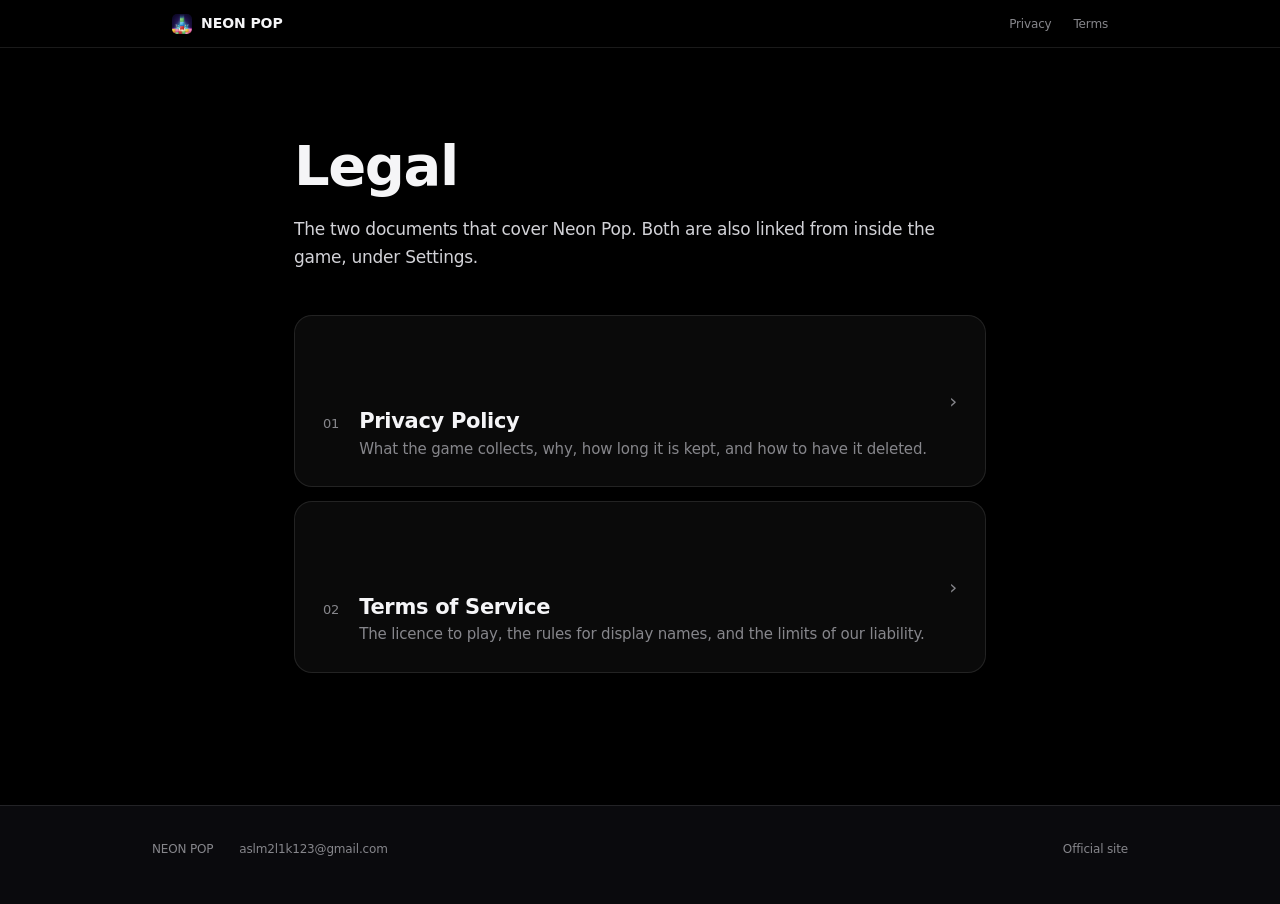
<file: index.html>
<!DOCTYPE html>
<html lang="en">
<head>
<meta charset="UTF-8">
<meta name="viewport" content="width=device-width, initial-scale=1">
<title>Legal — Neon Pop</title>
<meta name="description" content="Privacy Policy and Terms of Service for the mobile game Neon Pop.">
<link rel="canonical" href="https://wish-go.github.io/neonpop-legal/">
<meta name="theme-color" content="#000000">
<link rel="icon" href="assets/icon-180.png">
<link rel="apple-touch-icon" href="assets/icon-180.png">
<link rel="stylesheet" href="legal.css">
<style>
  .index-list { display: grid; gap: 14px; margin-top: 44px; }
  .entry {
    display: flex; align-items: baseline; gap: 20px;
    padding: 26px 28px; text-decoration: none; color: inherit;
    background: rgba(255, 255, 255, 0.04);
    border: 1px solid var(--line); border-radius: 18px;
    transition: background .2s ease, border-color .2s ease;
  }
  .entry:hover {
    background: rgba(255, 255, 255, 0.07);
    border-color: rgba(255, 255, 255, 0.2);
    text-decoration: none;
  }
  .entry-n {
    font-size: 13px; color: var(--grey); font-variant-numeric: tabular-nums;
    flex: none; padding-top: 4px;
  }
  .entry-b { flex: 1; min-width: 0; }
  .entry h2 { font-size: 21px; letter-spacing: -0.015em; margin-bottom: 5px; }
  .entry p { color: var(--grey); font-size: 15px; line-height: 1.5; }
  .entry-go { color: var(--grey); font-size: 20px; flex: none; align-self: center; }
  .entry:hover .entry-go { color: var(--ink); }
</style>
</head>
<body>

<nav class="nav">
  <div class="nav-in">
    <a class="nav-mark" href="./">
      <img src="assets/icon-180.png" alt="">
      <span class="nav-name">Neon Pop</span>
    </a>
    <div class="nav-links">
      <a href="privacy.html">Privacy</a>
      <a href="terms.html">Terms</a>
    </div>
  </div>
</nav>

<section class="doc">
  <div class="measure">
    <h1>Legal</h1>
    <p class="lede" style="margin-bottom:0">
      The two documents that cover Neon Pop. Both are also linked from inside
      the game, under Settings.
    </p>

    <div class="index-list">
      <a class="entry" href="privacy.html">
        <span class="entry-n">01</span>
        <div class="entry-b">
          <h2>Privacy Policy</h2>
          <p>What the game collects, why, how long it is kept, and how to have it deleted.</p>
        </div>
        <span class="entry-go">&rsaquo;</span>
      </a>

      <a class="entry" href="terms.html">
        <span class="entry-n">02</span>
        <div class="entry-b">
          <h2>Terms of Service</h2>
          <p>The licence to play, the rules for display names, and the limits of our liability.</p>
        </div>
        <span class="entry-go">&rsaquo;</span>
      </a>
    </div>
  </div>
</section>

<footer>
  <div class="measure">
    <span>Neon Pop</span>
    <a href="mailto:aslm2l1k123@gmail.com">aslm2l1k123@gmail.com</a>
    <a class="spacer" href="https://wish-go.github.io/neon-pop/">Official site</a>
  </div>
</footer>

</body>
</html>
</file>
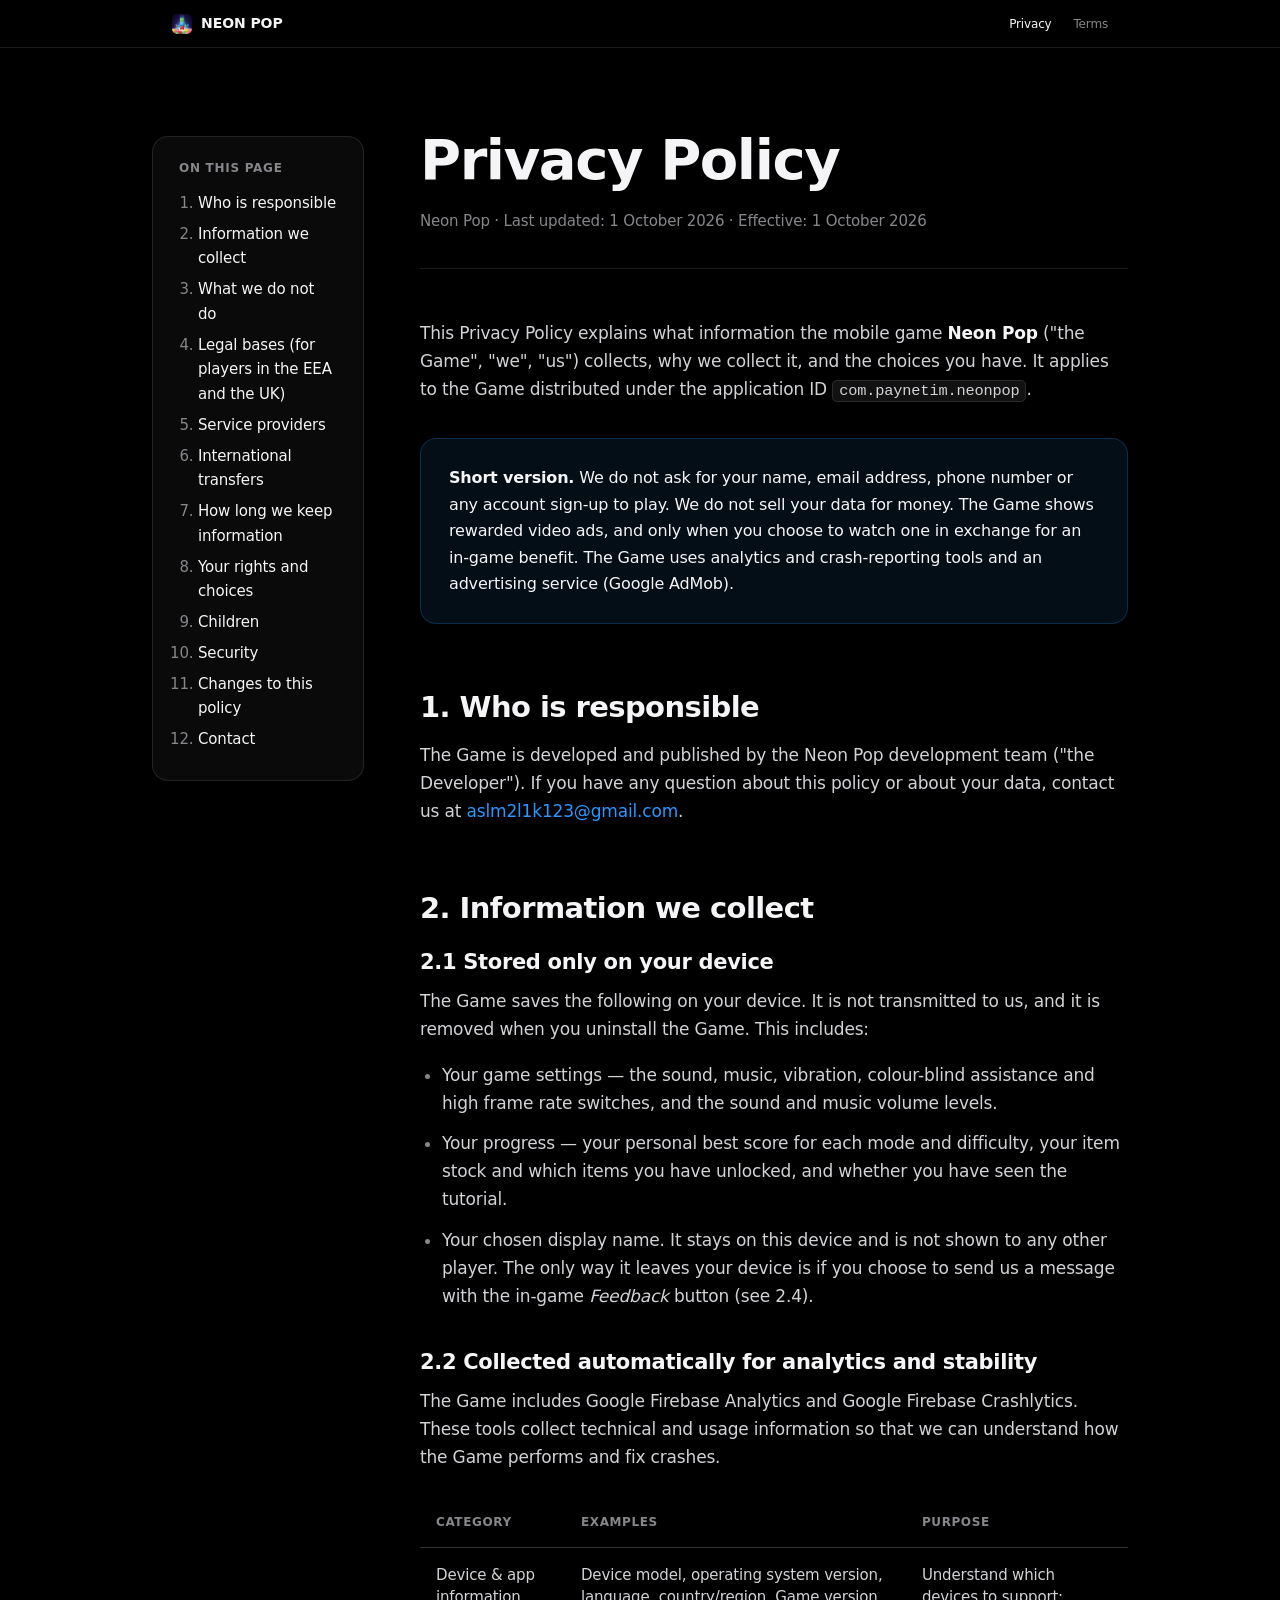
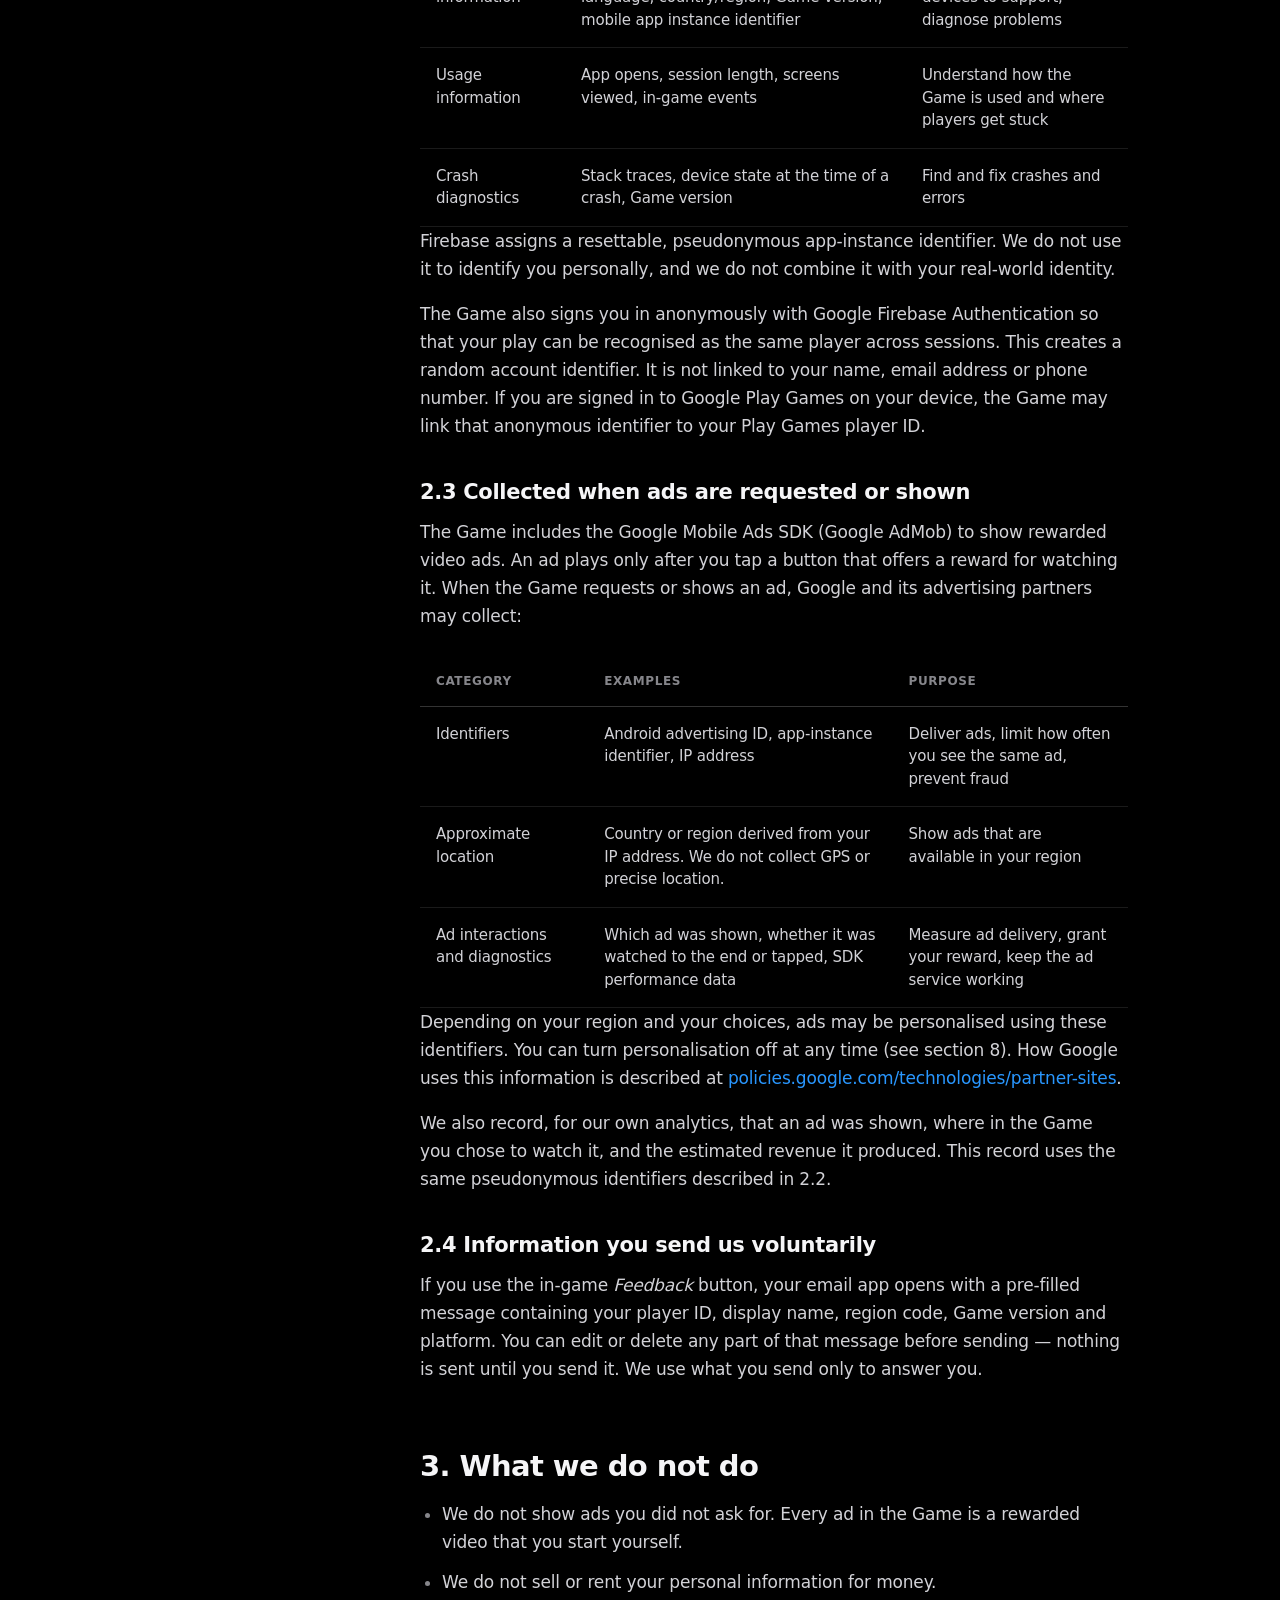
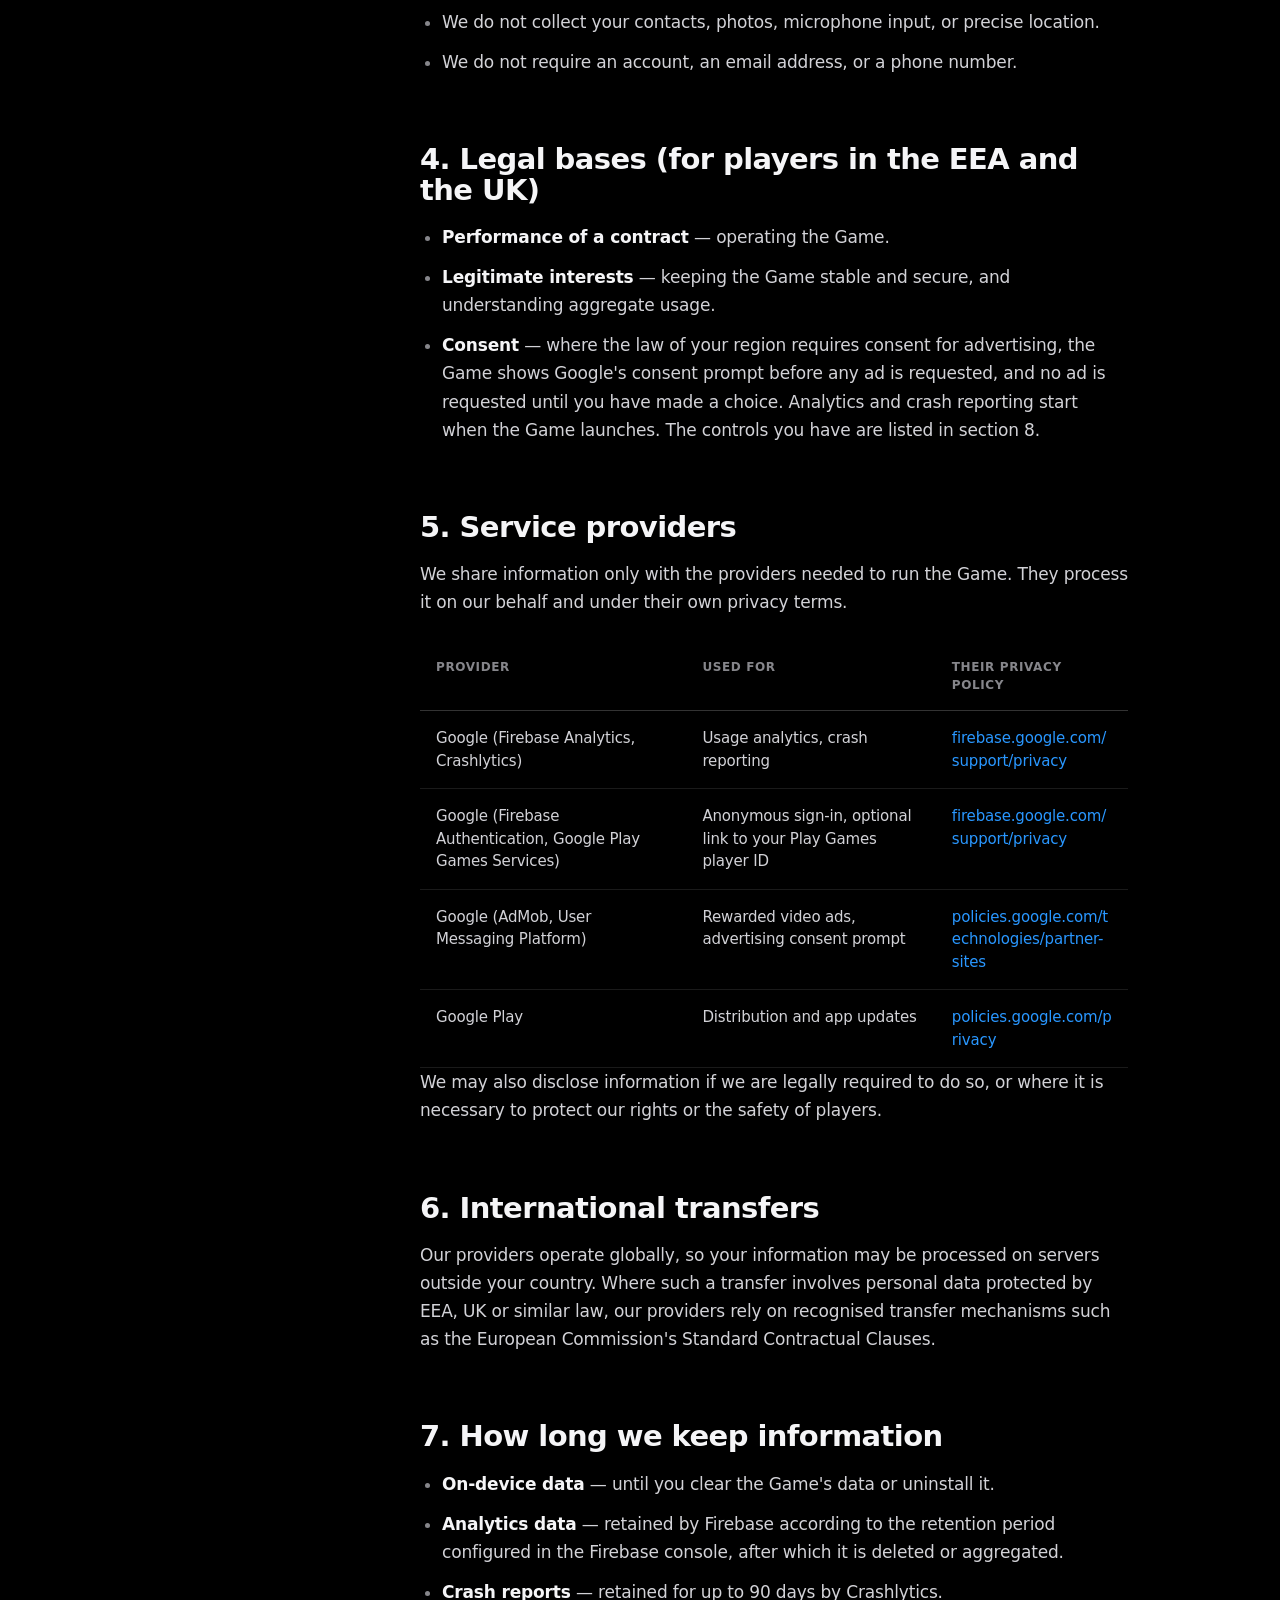
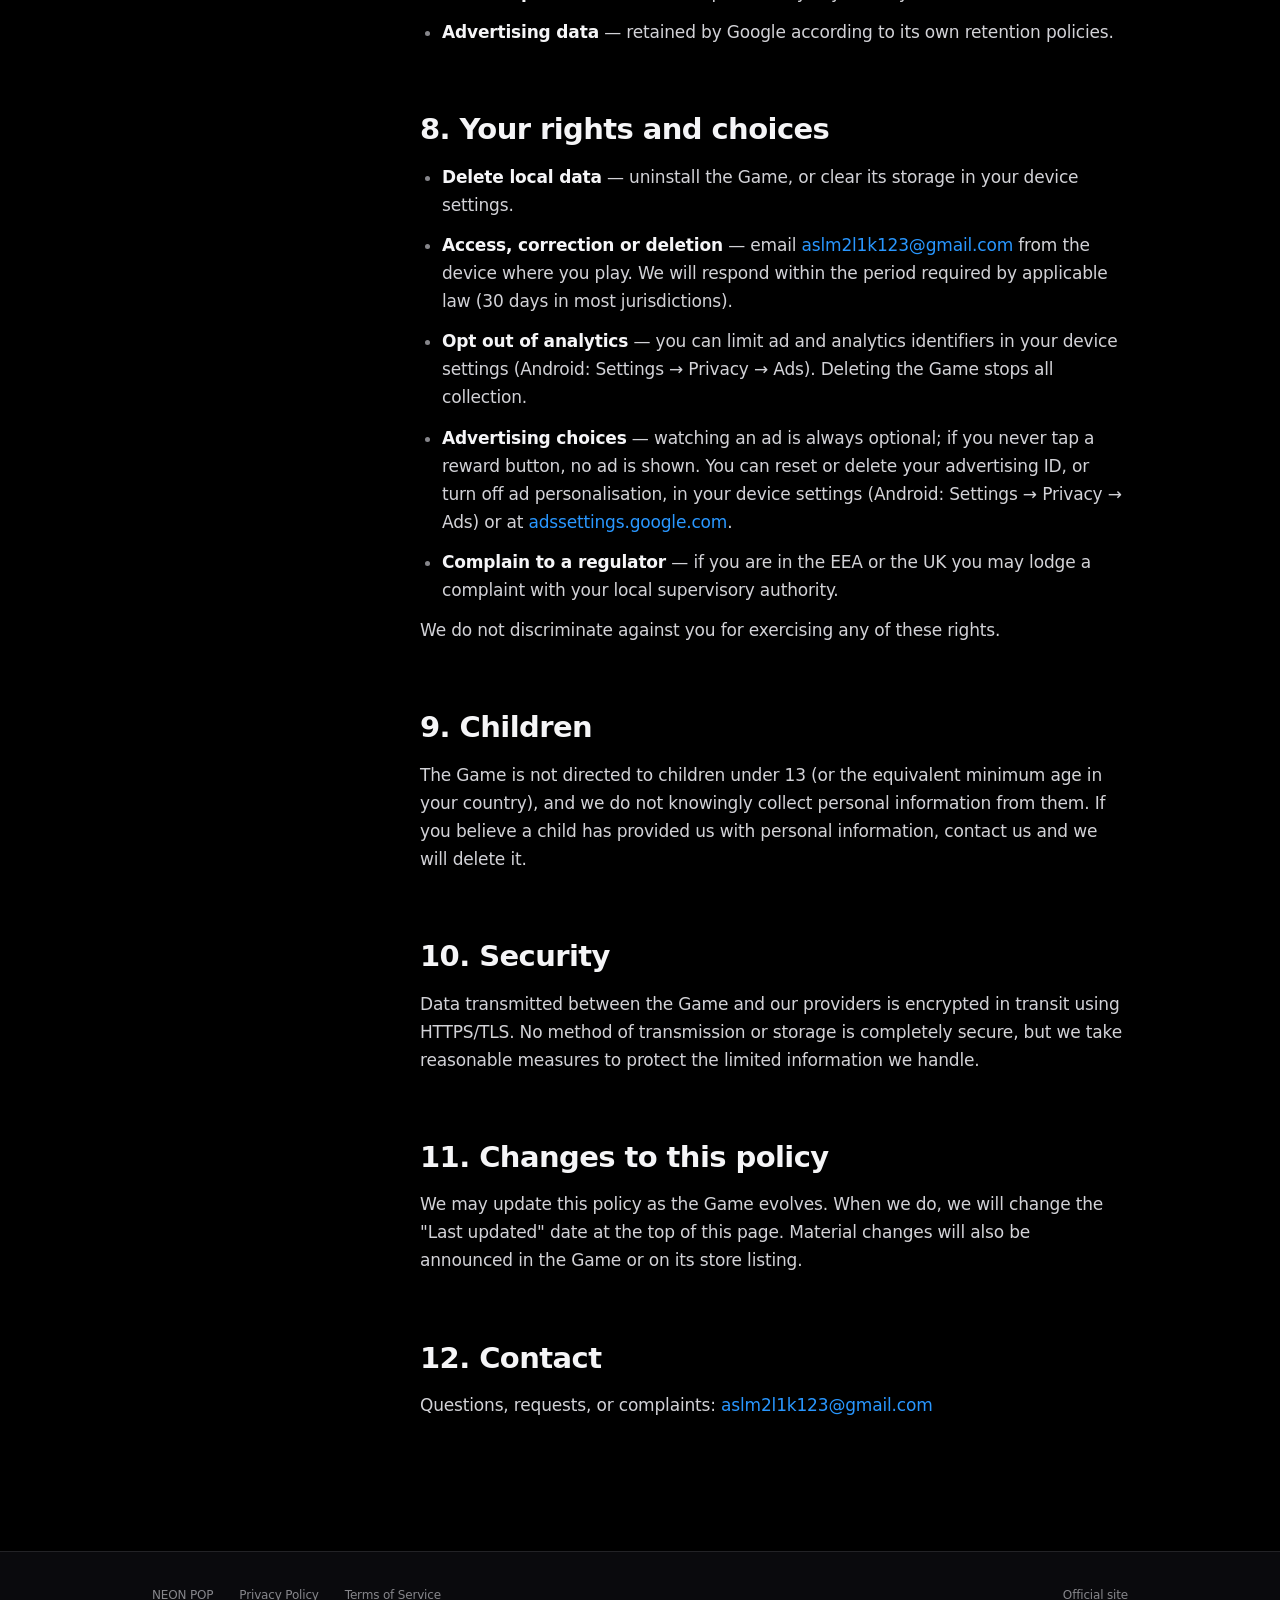
<file: privacy.html>
<!DOCTYPE html>
<html lang="en">
<head>
<meta charset="UTF-8">
<meta name="viewport" content="width=device-width, initial-scale=1">
<title>Privacy Policy — Neon Pop</title>
<meta name="description" content="What Neon Pop collects, why, and the choices you have.">
<link rel="canonical" href="https://wish-go.github.io/neonpop-legal/privacy.html">
<meta name="theme-color" content="#000000">
<link rel="icon" href="assets/icon-180.png">
<link rel="apple-touch-icon" href="assets/icon-180.png">
<link rel="stylesheet" href="legal.css">
</head>
<body>

<nav class="nav">
  <div class="nav-in">
    <a class="nav-mark" href="./">
      <img src="assets/icon-180.png" alt="">
      <span class="nav-name">Neon Pop</span>
    </a>
    <div class="nav-links">
      <a href="privacy.html" class="on">Privacy</a>
      <a href="terms.html">Terms</a>
    </div>
  </div>
</nav>


<section class="doc with-toc">
  <div class="measure">
    <nav class="toc">
      <p>On this page</p>
      <ol>
        <li><a href="#who-is-responsible">Who is responsible</a></li>
        <li><a href="#information-we-collect">Information we collect</a></li>
        <li><a href="#what-we-do-not-do">What we do not do</a></li>
        <li><a href="#legal-bases-for-players-in-the-eea-and-the-uk">Legal bases (for players in the EEA and the UK)</a></li>
        <li><a href="#service-providers">Service providers</a></li>
        <li><a href="#international-transfers">International transfers</a></li>
        <li><a href="#how-long-we-keep-information">How long we keep information</a></li>
        <li><a href="#your-rights-and-choices">Your rights and choices</a></li>
        <li><a href="#children">Children</a></li>
        <li><a href="#security">Security</a></li>
        <li><a href="#changes-to-this-policy">Changes to this policy</a></li>
        <li><a href="#contact">Contact</a></li>
      </ol>
    </nav>
    <div class="doc-body">

    <h1>Privacy Policy</h1>
    <p class="stamp">Neon Pop · Last updated: 1 October 2026 · Effective: 1 October 2026</p>

    <p>This Privacy Policy explains what information the mobile game <strong>Neon Pop</strong> ("the Game", "we", "us")
    collects, why we collect it, and the choices you have. It applies to the Game distributed under the application ID
    <code>com.paynetim.neonpop</code>.</p>

    <div class="callout"><p><strong>Short version.</strong> We do not ask for your name, email address, phone number or any account sign-up to play.
    We do not sell your data for money. The Game shows rewarded video ads, and only when you choose to watch one in
    exchange for an in-game benefit. The Game uses analytics and crash-reporting tools and an advertising service
    (Google AdMob).</p></div>

    <h2 id="who-is-responsible">1. Who is responsible</h2>
    <p>The Game is developed and published by the Neon Pop development team ("the Developer"). If you have any question
    about this policy or about your data, contact us at <a href="mailto:aslm2l1k123@gmail.com">aslm2l1k123@gmail.com</a>.</p>

    <h2 id="information-we-collect">2. Information we collect</h2>

    <h3>2.1 Stored only on your device</h3>
    <p>The Game saves the following on your device. It is not transmitted to us, and it is removed when you
    uninstall the Game. This includes:</p>
    <ul>
      <li>Your game settings &mdash; the sound, music, vibration, colour-blind assistance and high frame rate
          switches, and the sound and music volume levels.</li>
      <li>Your progress &mdash; your personal best score for each mode and difficulty, your item stock and
          which items you have unlocked, and whether you have seen the tutorial.</li>
      <li>Your chosen display name. It stays on this device and is not shown to any other player. The only way it leaves your device is if you choose to send us a message with the in-game <em>Feedback</em> button (see 2.4).</li>
    </ul>

    <h3>2.2 Collected automatically for analytics and stability</h3>
    <p>The Game includes Google Firebase Analytics and Google Firebase Crashlytics. These tools collect technical and usage
    information so that we can understand how the Game performs and fix crashes.</p>
    <table>
      <tr><th>Category</th><th>Examples</th><th>Purpose</th></tr>
      <tr>
        <td data-label="Category">Device &amp; app information</td>
        <td data-label="Examples">Device model, operating system version, language, country/region, Game version, mobile app instance identifier</td>
        <td data-label="Purpose">Understand which devices to support; diagnose problems</td>
      </tr>
      <tr>
        <td data-label="Category">Usage information</td>
        <td data-label="Examples">App opens, session length, screens viewed, in-game events</td>
        <td data-label="Purpose">Understand how the Game is used and where players get stuck</td>
      </tr>
      <tr>
        <td data-label="Category">Crash diagnostics</td>
        <td data-label="Examples">Stack traces, device state at the time of a crash, Game version</td>
        <td data-label="Purpose">Find and fix crashes and errors</td>
      </tr>
    </table>
    <p>Firebase assigns a resettable, pseudonymous app-instance identifier. We do not use it to identify you personally,
    and we do not combine it with your real-world identity.</p>
    <p>The Game also signs you in anonymously with Google Firebase Authentication so that your play can be recognised
    as the same player across sessions. This creates a random account identifier. It is not linked to your name, email
    address or phone number. If you are signed in to Google Play Games on your device, the Game may link that anonymous
    identifier to your Play Games player ID.</p>

    <h3>2.3 Collected when ads are requested or shown</h3>
    <p>The Game includes the Google Mobile Ads SDK (Google AdMob) to show rewarded video ads. An ad plays only after you
    tap a button that offers a reward for watching it. When the Game requests or shows an ad, Google and its advertising
    partners may collect:</p>
    <table>
      <tr><th>Category</th><th>Examples</th><th>Purpose</th></tr>
      <tr>
        <td data-label="Category">Identifiers</td>
        <td data-label="Examples">Android advertising ID, app-instance identifier, IP address</td>
        <td data-label="Purpose">Deliver ads, limit how often you see the same ad, prevent fraud</td>
      </tr>
      <tr>
        <td data-label="Category">Approximate location</td>
        <td data-label="Examples">Country or region derived from your IP address. We do not collect GPS or precise location.</td>
        <td data-label="Purpose">Show ads that are available in your region</td>
      </tr>
      <tr>
        <td data-label="Category">Ad interactions and diagnostics</td>
        <td data-label="Examples">Which ad was shown, whether it was watched to the end or tapped, SDK performance data</td>
        <td data-label="Purpose">Measure ad delivery, grant your reward, keep the ad service working</td>
      </tr>
    </table>
    <p>Depending on your region and your choices, ads may be personalised using these identifiers. You can turn
    personalisation off at any time (see section 8). How Google uses this information is described at
    <a href="https://policies.google.com/technologies/partner-sites" target="_blank" rel="noopener">policies.google.com/technologies/partner-sites</a>.</p>
    <p>We also record, for our own analytics, that an ad was shown, where in the Game you chose to watch it, and the
    estimated revenue it produced. This record uses the same pseudonymous identifiers described in 2.2.</p>

    <h3>2.4 Information you send us voluntarily</h3>
    <p>If you use the in-game <em>Feedback</em> button, your email app opens with a pre-filled message containing your
    player ID, display name, region code, Game version and platform. You can edit or delete any part of that
    message before sending &mdash; nothing is sent until you send it. We use what you send only to answer you.</p>

    <h2 id="what-we-do-not-do">3. What we do not do</h2>
    <ul>
      <li>We do not show ads you did not ask for. Every ad in the Game is a rewarded video that you start yourself.</li>
      <li>We do not sell or rent your personal information for money.</li>
      <li>We do not collect your contacts, photos, microphone input, or precise location.</li>
      <li>We do not require an account, an email address, or a phone number.</li>
    </ul>

    <h2 id="legal-bases-for-players-in-the-eea-and-the-uk">4. Legal bases (for players in the EEA and the UK)</h2>
    <ul>
      <li><strong>Performance of a contract</strong> — operating the Game.</li>
      <li><strong>Legitimate interests</strong> — keeping the Game stable and secure, and
          understanding aggregate usage.</li>
      <li><strong>Consent</strong> — where the law of your region requires consent for advertising, the Game
          shows Google's consent prompt before any ad is requested, and no ad is requested until you have
          made a choice. Analytics and crash reporting start when the Game launches. The controls you have
          are listed in section 8.</li>
    </ul>

    <h2 id="service-providers">5. Service providers</h2>
    <p>We share information only with the providers needed to run the Game. They process it on our behalf and under their
    own privacy terms.</p>
    <table>
      <tr><th>Provider</th><th>Used for</th><th>Their privacy policy</th></tr>
      <tr>
        <td data-label="Provider">Google (Firebase Analytics, Crashlytics)</td>
        <td data-label="Used for">Usage analytics, crash reporting</td>
        <td data-label="Their privacy policy"><a href="https://firebase.google.com/support/privacy" target="_blank" rel="noopener">firebase.google.com/support/privacy</a></td>
      </tr>
      <tr>
        <td data-label="Provider">Google (Firebase Authentication, Google Play Games Services)</td>
        <td data-label="Used for">Anonymous sign-in, optional link to your Play Games player ID</td>
        <td data-label="Their privacy policy"><a href="https://firebase.google.com/support/privacy" target="_blank" rel="noopener">firebase.google.com/support/privacy</a></td>
      </tr>
      <tr>
        <td data-label="Provider">Google (AdMob, User Messaging Platform)</td>
        <td data-label="Used for">Rewarded video ads, advertising consent prompt</td>
        <td data-label="Their privacy policy"><a href="https://policies.google.com/technologies/partner-sites" target="_blank" rel="noopener">policies.google.com/technologies/partner-sites</a></td>
      </tr>
      <tr>
        <td data-label="Provider">Google Play</td>
        <td data-label="Used for">Distribution and app updates</td>
        <td data-label="Their privacy policy"><a href="https://policies.google.com/privacy" target="_blank" rel="noopener">policies.google.com/privacy</a></td>
      </tr>
    </table>
    <p>We may also disclose information if we are legally required to do so, or where it is necessary to protect our rights
    or the safety of players.</p>

    <h2 id="international-transfers">6. International transfers</h2>
    <p>Our providers operate globally, so your information may be processed on servers outside your country. Where such a
    transfer involves personal data protected by EEA, UK or similar law, our providers rely on recognised transfer
    mechanisms such as the European Commission's Standard Contractual Clauses.</p>

    <h2 id="how-long-we-keep-information">7. How long we keep information</h2>
    <ul>
      <li><strong>On-device data</strong> — until you clear the Game's data or uninstall it.</li>
      <li><strong>Analytics data</strong> — retained by Firebase according to the retention period configured in the
          Firebase console, after which it is deleted or aggregated.</li>
      <li><strong>Crash reports</strong> — retained for up to 90 days by Crashlytics.</li>
      <li><strong>Advertising data</strong> — retained by Google according to its own retention policies.</li>
    </ul>

    <h2 id="your-rights-and-choices">8. Your rights and choices</h2>
    <ul>
      <li><strong>Delete local data</strong> — uninstall the Game, or clear its storage in your device settings.</li>
      <li><strong>Access, correction or deletion</strong> — email <a href="mailto:aslm2l1k123@gmail.com">aslm2l1k123@gmail.com</a>
          from the device where you play. We will respond
          within the period required by applicable law (30 days in most jurisdictions).</li>
      <li><strong>Opt out of analytics</strong> — you can limit ad and analytics identifiers in your device settings
          (Android: Settings → Privacy → Ads). Deleting the Game stops all collection.</li>
      <li><strong>Advertising choices</strong> — watching an ad is always optional; if you never tap a reward
          button, no ad is shown. You can reset or delete your advertising ID, or turn off ad personalisation,
          in your device settings (Android: Settings → Privacy → Ads) or at
          <a href="https://adssettings.google.com" target="_blank" rel="noopener">adssettings.google.com</a>.</li>
      <li><strong>Complain to a regulator</strong> — if you are in the EEA or the UK you may lodge a complaint with your
          local supervisory authority.</li>
    </ul>
    <p>We do not discriminate against you for exercising any of these rights.</p>

    <h2 id="children">9. Children</h2>
    <p>The Game is not directed to children under 13 (or the equivalent minimum age in your country), and we do not
    knowingly collect personal information from them. If you believe a child has provided us with personal information,
    contact us and we will delete it.</p>

    <h2 id="security">10. Security</h2>
    <p>Data transmitted between the Game and our providers is encrypted in transit using HTTPS/TLS. No method of
    transmission or storage is completely secure, but we take reasonable measures to protect the limited information we
    handle.</p>

    <h2 id="changes-to-this-policy">11. Changes to this policy</h2>
    <p>We may update this policy as the Game evolves. When we do, we will change the "Last updated" date at the top of this
    page. Material changes will also be announced in the Game or on its store listing.</p>

    <h2 id="contact">12. Contact</h2>
    <p>Questions, requests, or complaints: <a href="mailto:aslm2l1k123@gmail.com">aslm2l1k123@gmail.com</a></p>
        </div>
  </div>
</section>

<footer>
  <div class="measure">
    <span>Neon Pop</span>
    <a href="privacy.html">Privacy Policy</a>
    <a href="terms.html">Terms of Service</a>
    <a class="spacer" href="https://wish-go.github.io/neon-pop/">Official site</a>
  </div>
</footer>

</body>
</html>
</file>
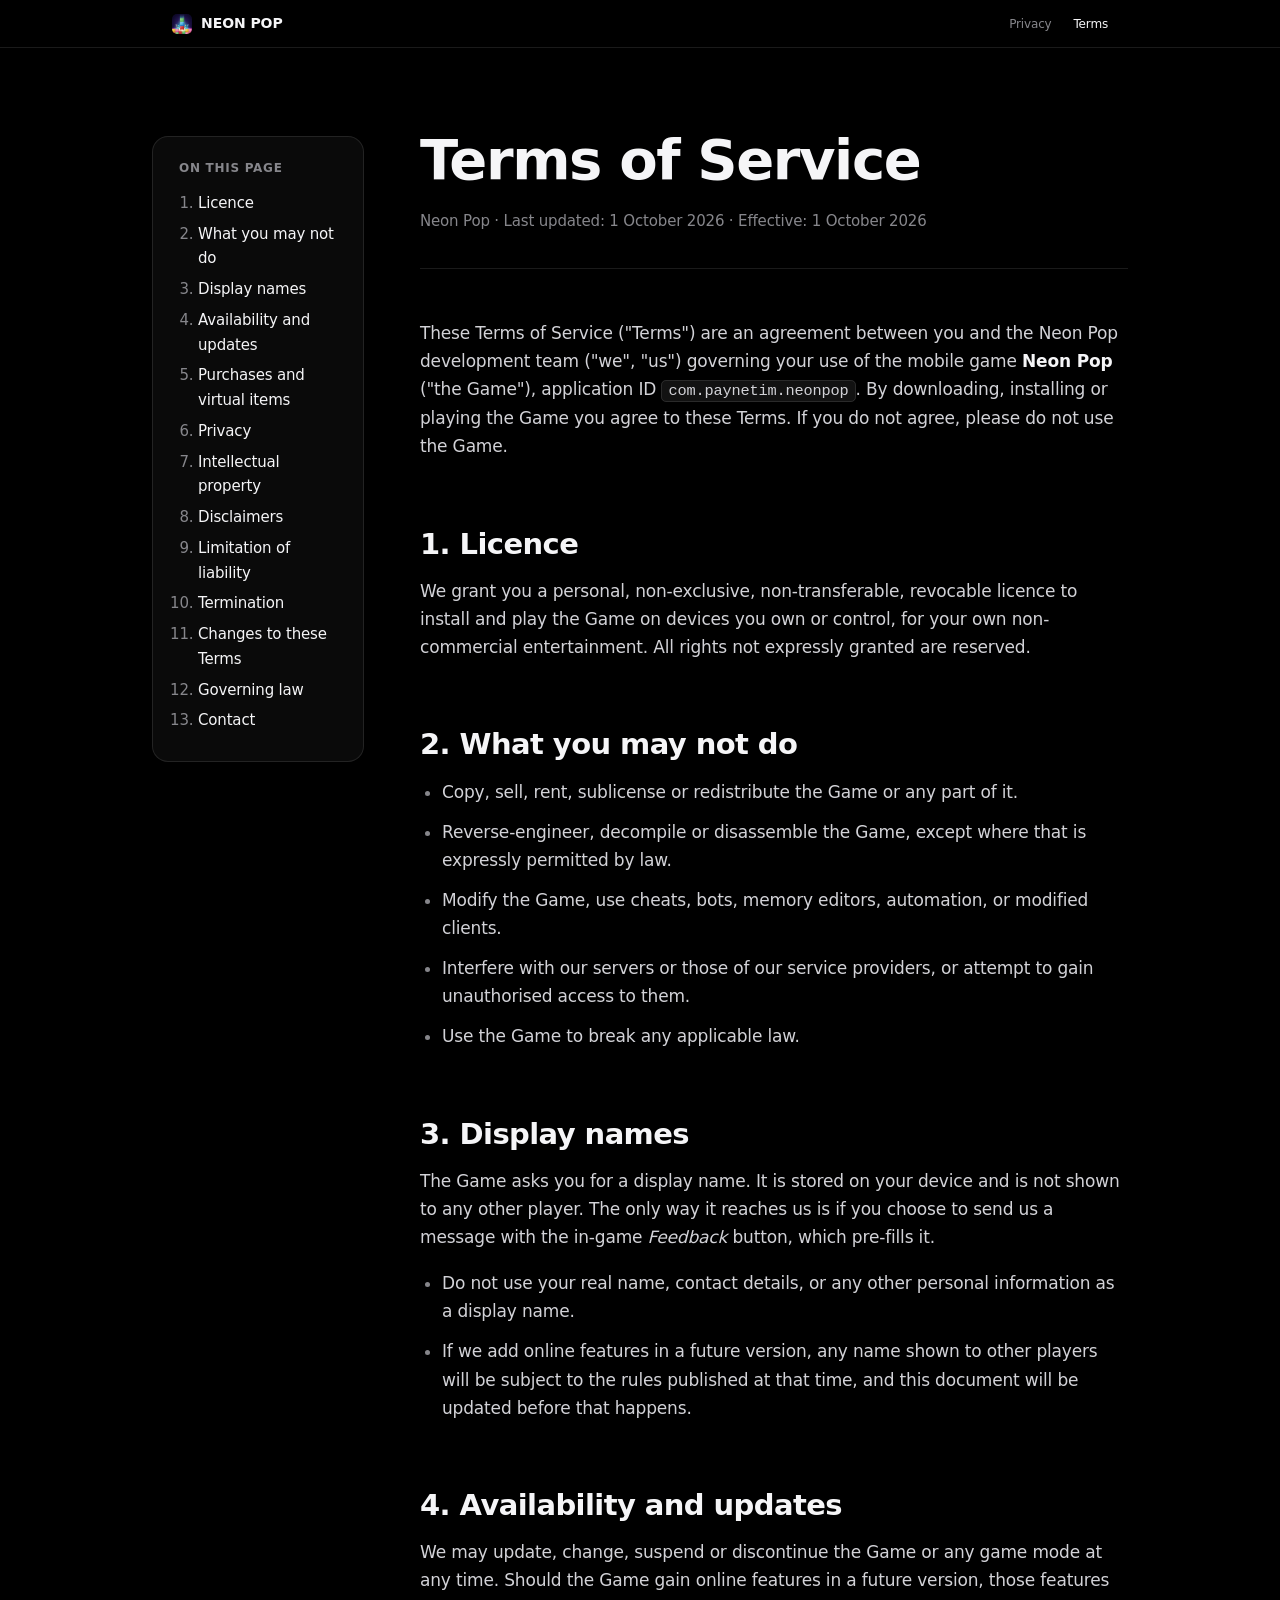
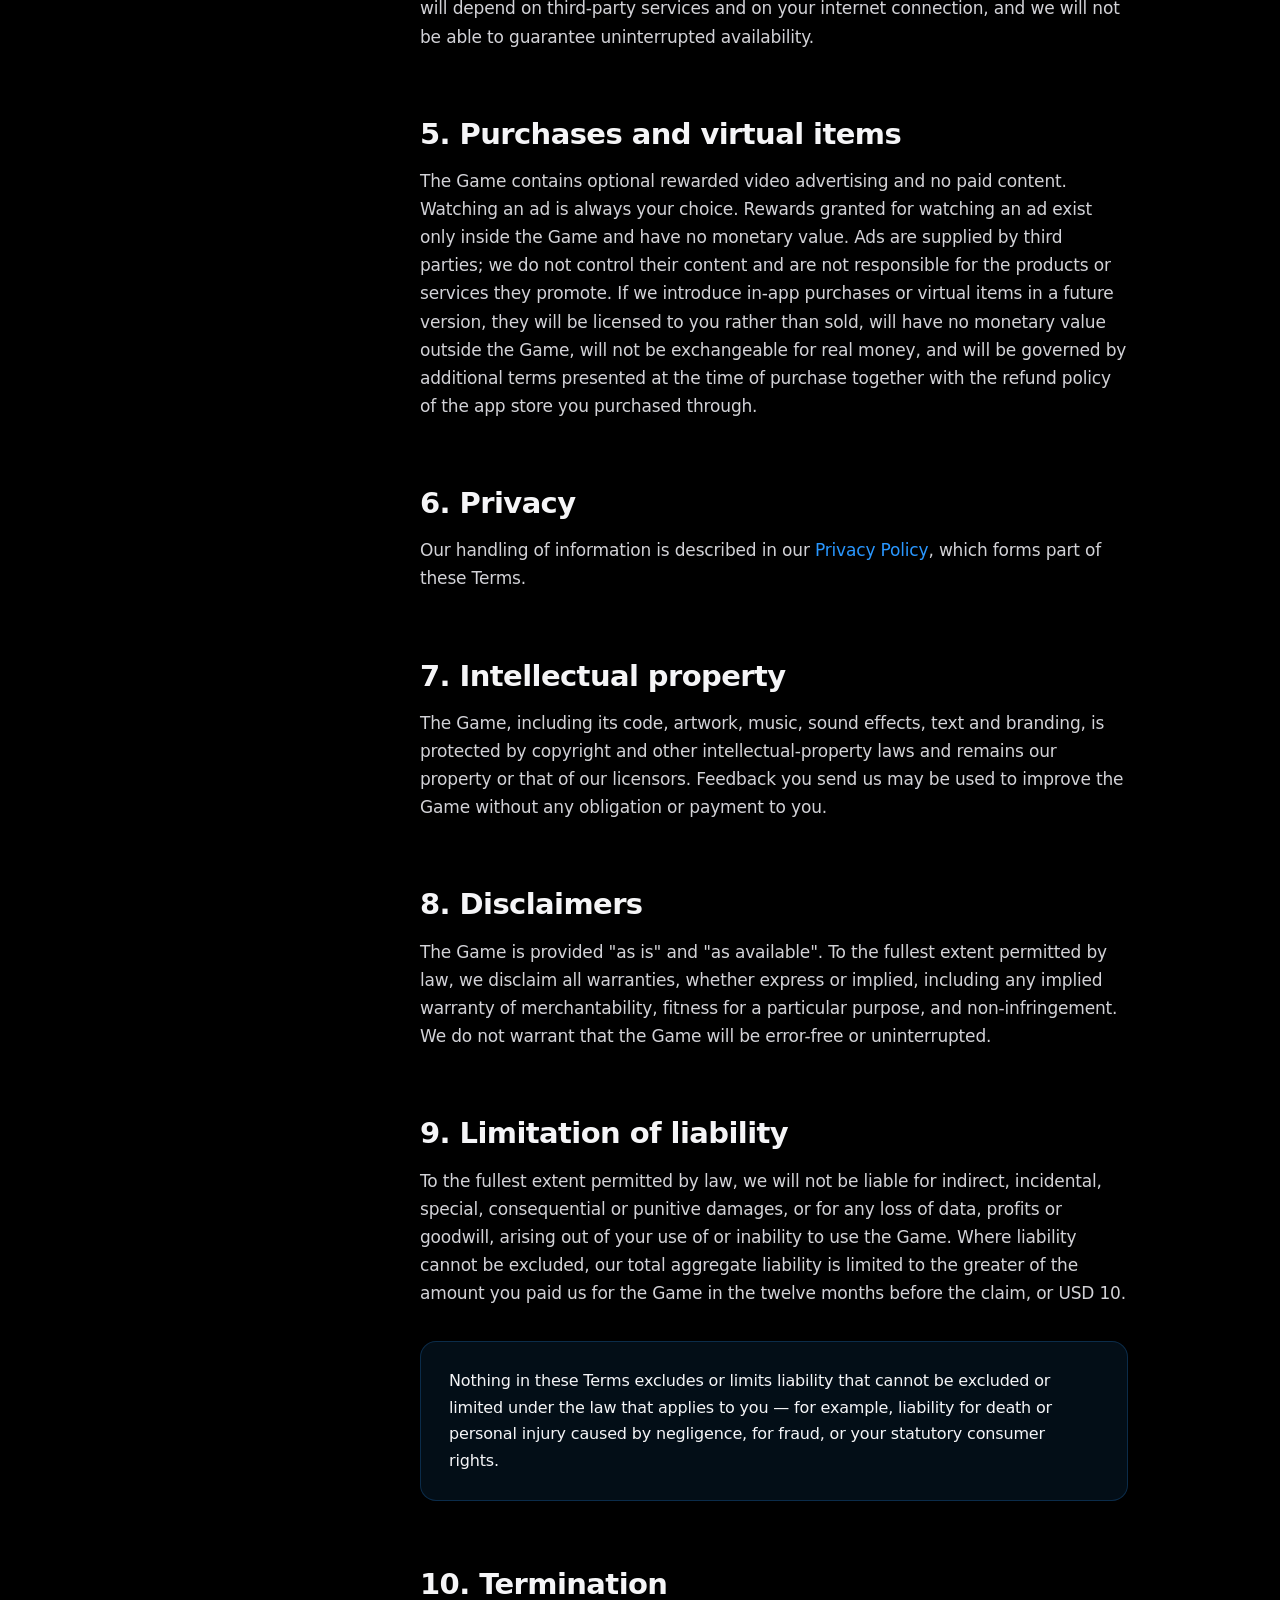
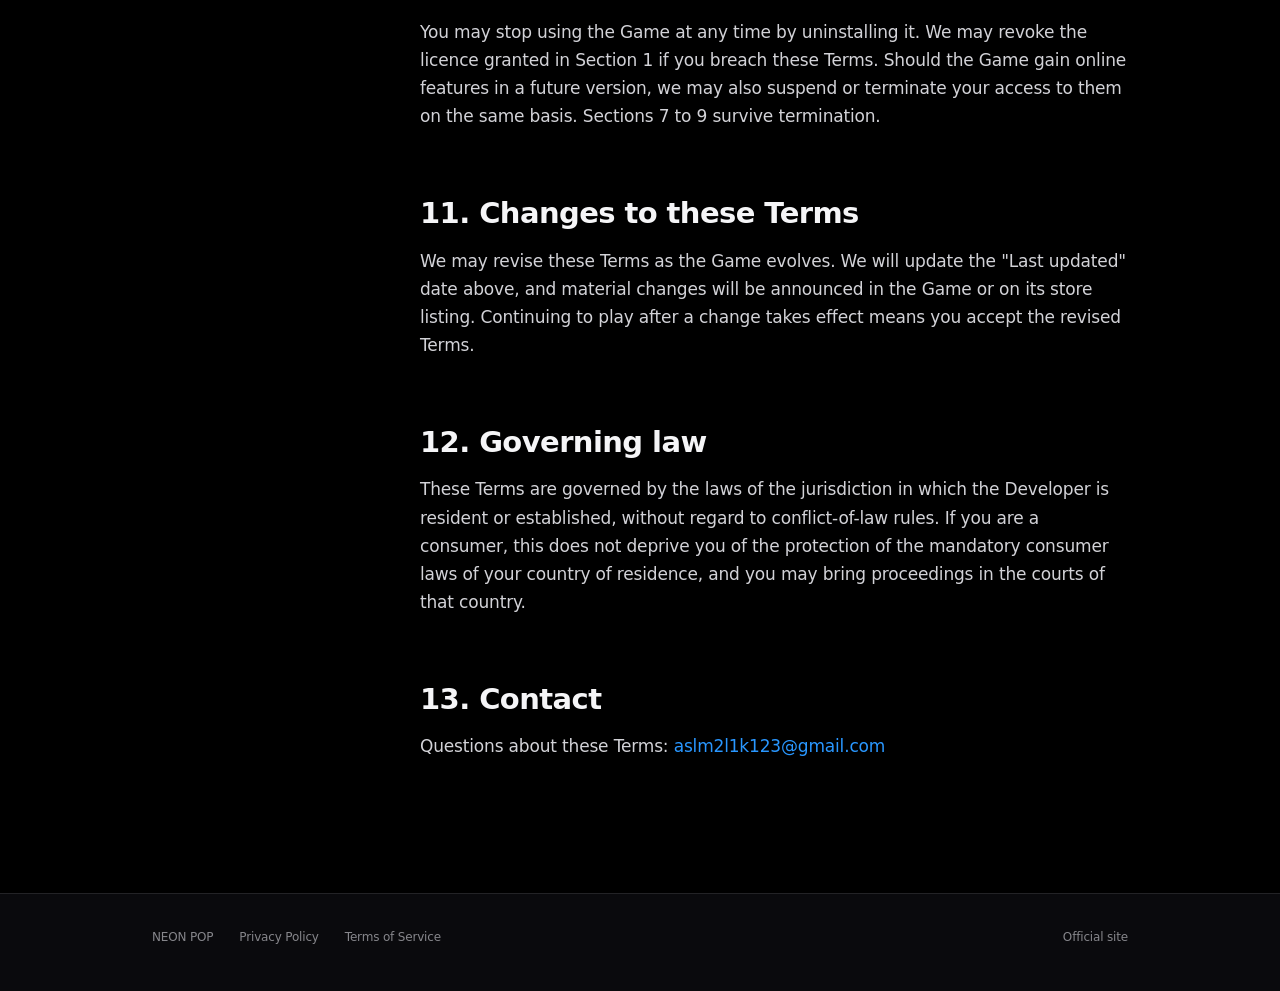
<file: terms.html>
<!DOCTYPE html>

<html lang="en">
<head>
<meta charset="UTF-8">
<meta name="viewport" content="width=device-width, initial-scale=1">
<title>Terms of Service — Neon Pop</title>
<meta name="description" content="The agreement between you and the Neon Pop team.">
<link rel="canonical" href="https://wish-go.github.io/neonpop-legal/terms.html">
<meta name="theme-color" content="#000000">
<link rel="icon" href="assets/icon-180.png">
<link rel="apple-touch-icon" href="assets/icon-180.png">
<link rel="stylesheet" href="legal.css">
</head>
<body>

<nav class="nav">
  <div class="nav-in">
    <a class="nav-mark" href="./">
      <img src="assets/icon-180.png" alt="">
      <span class="nav-name">Neon Pop</span>
    </a>
    <div class="nav-links">
      <a href="privacy.html">Privacy</a>
      <a href="terms.html" class="on">Terms</a>
    </div>
  </div>
</nav>


<section class="doc with-toc">
  <div class="measure">
    <nav class="toc">
      <p>On this page</p>
      <ol>
        <li><a href="#licence">Licence</a></li>
        <li><a href="#what-you-may-not-do">What you may not do</a></li>
        <li><a href="#display-names">Display names</a></li>
        <li><a href="#availability-and-updates">Availability and updates</a></li>
        <li><a href="#purchases-and-virtual-items">Purchases and virtual items</a></li>
        <li><a href="#privacy">Privacy</a></li>
        <li><a href="#intellectual-property">Intellectual property</a></li>
        <li><a href="#disclaimers">Disclaimers</a></li>
        <li><a href="#limitation-of-liability">Limitation of liability</a></li>
        <li><a href="#termination">Termination</a></li>
        <li><a href="#changes-to-these-terms">Changes to these Terms</a></li>
        <li><a href="#governing-law">Governing law</a></li>
        <li><a href="#contact">Contact</a></li>
      </ol>
    </nav>
    <div class="doc-body">

    <h1>Terms of Service</h1>
    <p class="stamp">Neon Pop · Last updated: 1 October 2026 · Effective: 1 October 2026</p>

    <p>These Terms of Service ("Terms") are an agreement between you and the Neon Pop development team ("we", "us")
    governing your use of the mobile game <strong>Neon Pop</strong> ("the Game"), application ID
    <code>com.paynetim.neonpop</code>. By downloading, installing or playing the Game you agree to these Terms. If you do not
    agree, please do not use the Game.</p>

    <h2 id="licence">1. Licence</h2>
    <p>We grant you a personal, non-exclusive, non-transferable, revocable licence to install and play the Game on devices
    you own or control, for your own non-commercial entertainment. All rights not expressly granted are reserved.</p>

    <h2 id="what-you-may-not-do">2. What you may not do</h2>
    <ul>
      <li>Copy, sell, rent, sublicense or redistribute the Game or any part of it.</li>
      <li>Reverse-engineer, decompile or disassemble the Game, except where that is expressly permitted by law.</li>
      <li>Modify the Game, use cheats, bots, memory editors, automation, or modified clients.</li>
      <li>Interfere with our servers or those of our service providers, or attempt to gain unauthorised access to them.</li>
      <li>Use the Game to break any applicable law.</li>
    </ul>

    <h2 id="display-names">3. Display names</h2>
    <p>The Game asks you for a display name. It is stored on your device and is not shown to any other
    player. The only way it reaches us is if you choose to send us a message with the in-game
    <em>Feedback</em> button, which pre-fills it.</p>
    <ul>
      <li>Do not use your real name, contact details, or any other personal information as a display name.</li>
      <li>If we add online features in a future version, any name shown to other players will be subject to the
          rules published at that time, and this document will be updated before that happens.</li>
    </ul>

    <h2 id="availability-and-updates">4. Availability and updates</h2>
    <p>We may update, change, suspend or discontinue the Game or any game mode at any time. Should the
    Game gain online features in a future version, those features will depend on third-party services
    and on your internet connection, and we will not be able to guarantee uninterrupted availability.</p>

    <h2 id="purchases-and-virtual-items">5. Purchases and virtual items</h2>
    <p>The Game contains optional rewarded video advertising and no paid content. Watching an ad is always your
    choice. Rewards granted for watching an ad exist only inside the Game and have no monetary value. Ads are supplied by
    third parties; we do not control their content and are not responsible for the products or services they promote.
    If we introduce in-app purchases or virtual items in
    a future version, they will be licensed to you rather than sold, will have no monetary value outside the Game, will not
    be exchangeable for real money, and will be governed by additional terms presented at the time of purchase together with
    the refund policy of the app store you purchased through.</p>

    <h2 id="privacy">6. Privacy</h2>
    <p>Our handling of information is described in our <a href="privacy.html">Privacy Policy</a>, which forms part of these
    Terms.</p>

    <h2 id="intellectual-property">7. Intellectual property</h2>
    <p>The Game, including its code, artwork, music, sound effects, text and branding, is protected by copyright and other
    intellectual-property laws and remains our property or that of our licensors. Feedback you send us may be used to
    improve the Game without any obligation or payment to you.</p>

    <h2 id="disclaimers">8. Disclaimers</h2>
    <p>The Game is provided "as is" and "as available". To the fullest extent permitted by law, we disclaim all warranties,
    whether express or implied, including any implied warranty of merchantability, fitness for a particular purpose, and
    non-infringement. We do not warrant that the Game will be error-free or uninterrupted.</p>

    <h2 id="limitation-of-liability">9. Limitation of liability</h2>
    <p>To the fullest extent permitted by law, we will not be liable for indirect, incidental, special, consequential or
    punitive damages, or for any loss of data, profits or goodwill, arising out of your use of or inability to use the
    Game. Where liability cannot be excluded, our total aggregate liability is limited to the greater of the amount you
    paid us for the Game in the twelve months before the claim, or USD 10.</p>

    <div class="callout"><p>Nothing in these Terms excludes or limits liability that cannot be excluded or limited under the law that applies to
    you — for example, liability for death or personal injury caused by negligence, for fraud, or your statutory consumer
    rights.</p></div>

    <h2 id="termination">10. Termination</h2>
    <p>You may stop using the Game at any time by uninstalling it. We may revoke the licence granted in Section 1
    if you breach these Terms. Should the Game gain online features in a future version, we may also suspend or
    terminate your access to them on the same basis. Sections 7 to 9 survive termination.</p>

    <h2 id="changes-to-these-terms">11. Changes to these Terms</h2>
    <p>We may revise these Terms as the Game evolves. We will update the "Last updated" date above, and material changes
    will be announced in the Game or on its store listing. Continuing to play after a change takes effect means you accept
    the revised Terms.</p>

    <h2 id="governing-law">12. Governing law</h2>
    <p>These Terms are governed by the laws of the jurisdiction in which the Developer is resident or established, without
    regard to conflict-of-law rules. If you are a consumer, this does not deprive you of the protection of the mandatory
    consumer laws of your country of residence, and you may bring proceedings in the courts of that country.</p>

    <h2 id="contact">13. Contact</h2>
    <p>Questions about these Terms: <a href="mailto:aslm2l1k123@gmail.com">aslm2l1k123@gmail.com</a></p>
        </div>
  </div>
</section>

<footer>
  <div class="measure">
    <span>Neon Pop</span>
    <a href="privacy.html">Privacy Policy</a>
    <a href="terms.html">Terms of Service</a>
    <a class="spacer" href="https://wish-go.github.io/neon-pop/">Official site</a>
  </div>
</footer>

</body>
</html>
</file>
<file: legal.css>
:root {
  --black: #000;
  --panel: #0a0a0d;
  --ink: #f5f5f7;
  --ink-2: #d2d2d7; 
  --grey: #86868b;
  --line: rgba(255, 255, 255, 0.1);
  --link: #2997ff;
  --shell: 980px;
  --measure: 692px;
  color-scheme: dark;
  --sans: -apple-system, BlinkMacSystemFont, "SF Pro Display", "SF Pro Text",
          "Helvetica Neue", "Segoe UI", system-ui, sans-serif;
}

* { margin: 0; padding: 0; box-sizing: border-box; }

html { -webkit-text-size-adjust: 100%; scroll-behavior: smooth; }

body {
  background: var(--black);
  color: var(--ink);
  font-family: var(--sans);
  font-size: 17px;
  line-height: 1.5;
  letter-spacing: -0.01em;
  -webkit-font-smoothing: antialiased;
  -moz-osx-font-smoothing: grayscale;
}

img { display: block; max-width: 100%; height: auto; }

a { color: var(--link); text-decoration: none; }
a:hover { text-decoration: underline; }

/* ── chrome ─────────────────────────────────────────── */

.nav {
  position: sticky; top: 0; z-index: 20;
  height: 48px;
  background: rgba(0, 0, 0, 0.72);
  backdrop-filter: saturate(180%) blur(20px);
  -webkit-backdrop-filter: saturate(180%) blur(20px);
  border-bottom: 1px solid var(--line);
}
.nav-in {
  max-width: var(--shell); height: 100%; margin: 0 auto;
  padding: 0 22px;
  display: flex; align-items: center; gap: 14px;
}
.nav-mark { display: flex; align-items: center; gap: 9px; }
.nav-mark img { width: 20px; height: 20px; border-radius: 5px; }
.nav-name {
  text-transform: uppercase;  
  font-size: 14px; font-weight: 600; color: var(--ink);
  letter-spacing: -0.005em;
}
.nav-links { margin-left: auto; display: flex; gap: 22px; }
.nav-links a {
  font-size: 12px; color: var(--grey);
  padding: 15px 4px;
  margin: -15px -4px;
}
.nav-links a:hover { color: var(--ink); text-decoration: none; }

/* ── sections ───────────────────────────────────────── */

section { padding: clamp(72px, 11vw, 132px) 22px; }
.shell { max-width: var(--shell); margin: 0 auto; }
.measure { max-width: var(--measure); margin: 0 auto; }
@media (min-width: 700px) and (max-width: 939.98px) {
  .doc .measure,
  footer .measure { max-width: 620px; }
}
.panel { background: var(--panel); }
.center { text-align: center; }

h1, h2, h3 { font-weight: 600; letter-spacing: -0.025em; line-height: 1.06; }

h1 { font-size: clamp(44px, 8.4vw, 84px); }
h2 { font-size: clamp(32px, 5.2vw, 52px); }
h3 { font-size: 22px; letter-spacing: -0.015em; line-height: 1.2; }

.lede {
  font-size: clamp(19px, 2.3vw, 26px);
  line-height: 1.35; letter-spacing: -0.015em;
  color: var(--grey); font-weight: 500;
}

.sub { color: var(--grey); font-size: 17px; line-height: 1.55; }

/* ── footer ─────────────────────────────────────────── */

footer {
  background: var(--panel);
  border-top: 1px solid var(--line);
  padding: 34px 22px 46px;
  font-size: 12px; color: var(--grey);
}
footer .shell { display: flex; flex-wrap: wrap; gap: 12px 26px; align-items: center; }
footer a { color: var(--grey); }
footer a:hover { color: var(--ink); text-decoration: none; }
footer .spacer { margin-left: auto; }

/* ── legal documents ────────────────────────────────── */

.doc { padding-top: clamp(56px, 8vw, 88px); }
.doc h1 { font-size: clamp(36px, 5.6vw, 56px); margin-bottom: 20px; }
.doc .stamp {
  color: var(--grey); font-size: 15px;
  padding-bottom: 34px; margin-bottom: 50px;
  border-bottom: 1px solid var(--line);
}
.doc h2 {
  font-size: 29px; letter-spacing: -0.02em;
  margin: 68px 0 18px; scroll-margin-top: 76px;
}

.doc h3 {
  font-size: 21px; letter-spacing: -0.015em;
  margin: 40px 0 12px; scroll-margin-top: 76px;
}
.doc h2 + h3 { margin-top: 26px; }
.doc p, .doc li { color: var(--ink-2); font-size: 17px; line-height: 1.65; }
.doc p + p { margin-top: 17px; }
.doc ul { margin: 18px 0 0; padding-left: 22px; }
.doc li { margin-bottom: 12px; }
.doc li::marker { color: var(--grey); }
.doc strong { color: var(--ink); font-weight: 600; }

.toc {
  background: rgba(255, 255, 255, 0.04);
  border: 1px solid var(--line);
  border-radius: 16px;
  padding: 22px 26px; margin-bottom: 52px;
}
.toc p {
  font-size: 12px; font-weight: 600; color: var(--grey);
  letter-spacing: 0.06em; text-transform: uppercase; margin-bottom: 12px;
}
.toc ol { margin: 0; padding-left: 19px; }
.toc li { font-size: 15px; margin-bottom: 6px; color: var(--grey); }
.toc a { color: var(--ink); }

.callout {
  background: rgba(41, 151, 255, 0.09);
  border: 1px solid rgba(41, 151, 255, 0.22);
  border-radius: 16px; padding: 26px 28px; margin: 34px 0 8px;
}
.callout p { color: var(--ink); font-size: 16px; }

.contact {
  margin-top: 72px; padding-top: 34px;
  border-top: 1px solid var(--line);
}

@media (prefers-reduced-motion: reduce) {
  html { scroll-behavior: auto; }
}

/* ── legal-only ─────────────────────────────────────── */

.nav-links a.on { color: var(--ink); }

code {
  font-family: ui-monospace, SFMono-Regular, "SF Mono", Menlo, monospace;
  font-size: 0.9em;
  background: rgba(255, 255, 255, 0.07);
  border: 1px solid var(--line);
  border-radius: 5px;
  padding: 1px 6px;
}

footer .measure { display: flex; flex-wrap: wrap; gap: 12px 26px; align-items: center; }

@media (min-width: 940px) {
  .doc.with-toc ~ footer .measure,
  footer .measure { max-width: 976px; }
}

@media (min-width: 940px) {
  .doc.with-toc .measure {
    max-width: 976px;
    display: grid;
    grid-template-columns: 212px minmax(0, 1fr);
    column-gap: 56px;
    align-items: start;
  }
  .doc.with-toc .toc {
    grid-column: 1;
    grid-row: 1;
    position: sticky;
    top: 68px;
    margin-bottom: 0;
    max-height: calc(100vh - 104px);
    overflow-y: auto;
    overscroll-behavior: contain;
  }
  .doc.with-toc .doc-body { grid-column: 2; grid-row: 1; min-width: 0; }
  .doc.with-toc h1 { margin-top: -6px; }
}

table {
  width: 100%;
  border-collapse: collapse;
  margin-top: 26px;
  font-size: 15px;
}
th, td {
  text-align: left;
  padding: 16px 16px;
  border-bottom: 1px solid var(--line);
  vertical-align: top;
  color: var(--ink-2);
}
th {
  color: var(--grey);
  font-weight: 600;
  font-size: 12px;
  letter-spacing: 0.05em;
  text-transform: uppercase;
  border-bottom-color: rgba(255, 255, 255, 0.2);
}
td a { overflow-wrap: anywhere; }

@media (max-width: 620px) {
  table, tbody, tr, td { display: block; }
  thead, tr:first-child:has(th) { display: none; }
  th { display: none; }
  tr { border-bottom: 1px solid var(--line); padding: 14px 0; }
  td { border: 0; padding: 5px 0 5px 0; }
  td[data-label]::before {
    content: attr(data-label);
    display: block;
    font-size: 11px; letter-spacing: 0.06em; text-transform: uppercase;
    color: var(--grey); margin-bottom: 2px;
  }
  td:first-child { color: var(--ink); font-weight: 600; }
}
footer .measure > span { text-transform: uppercase; }
</file>
